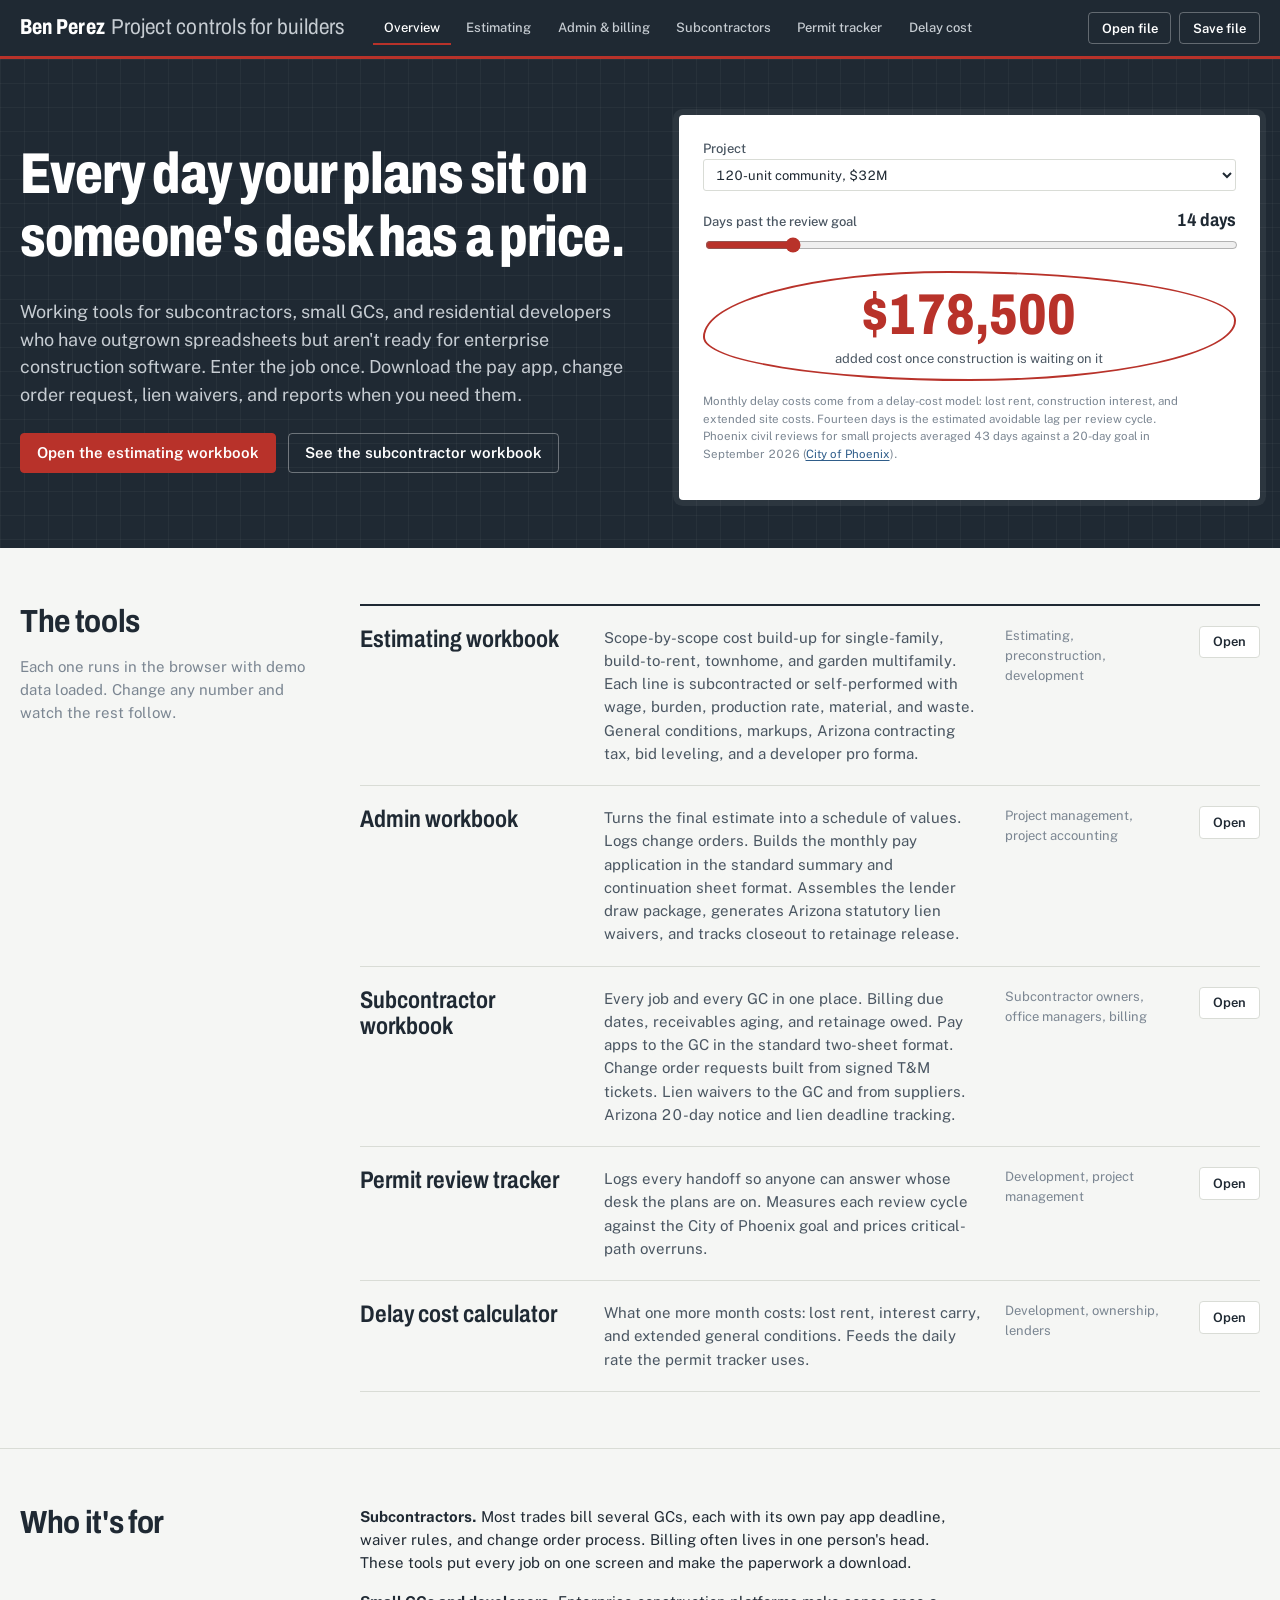
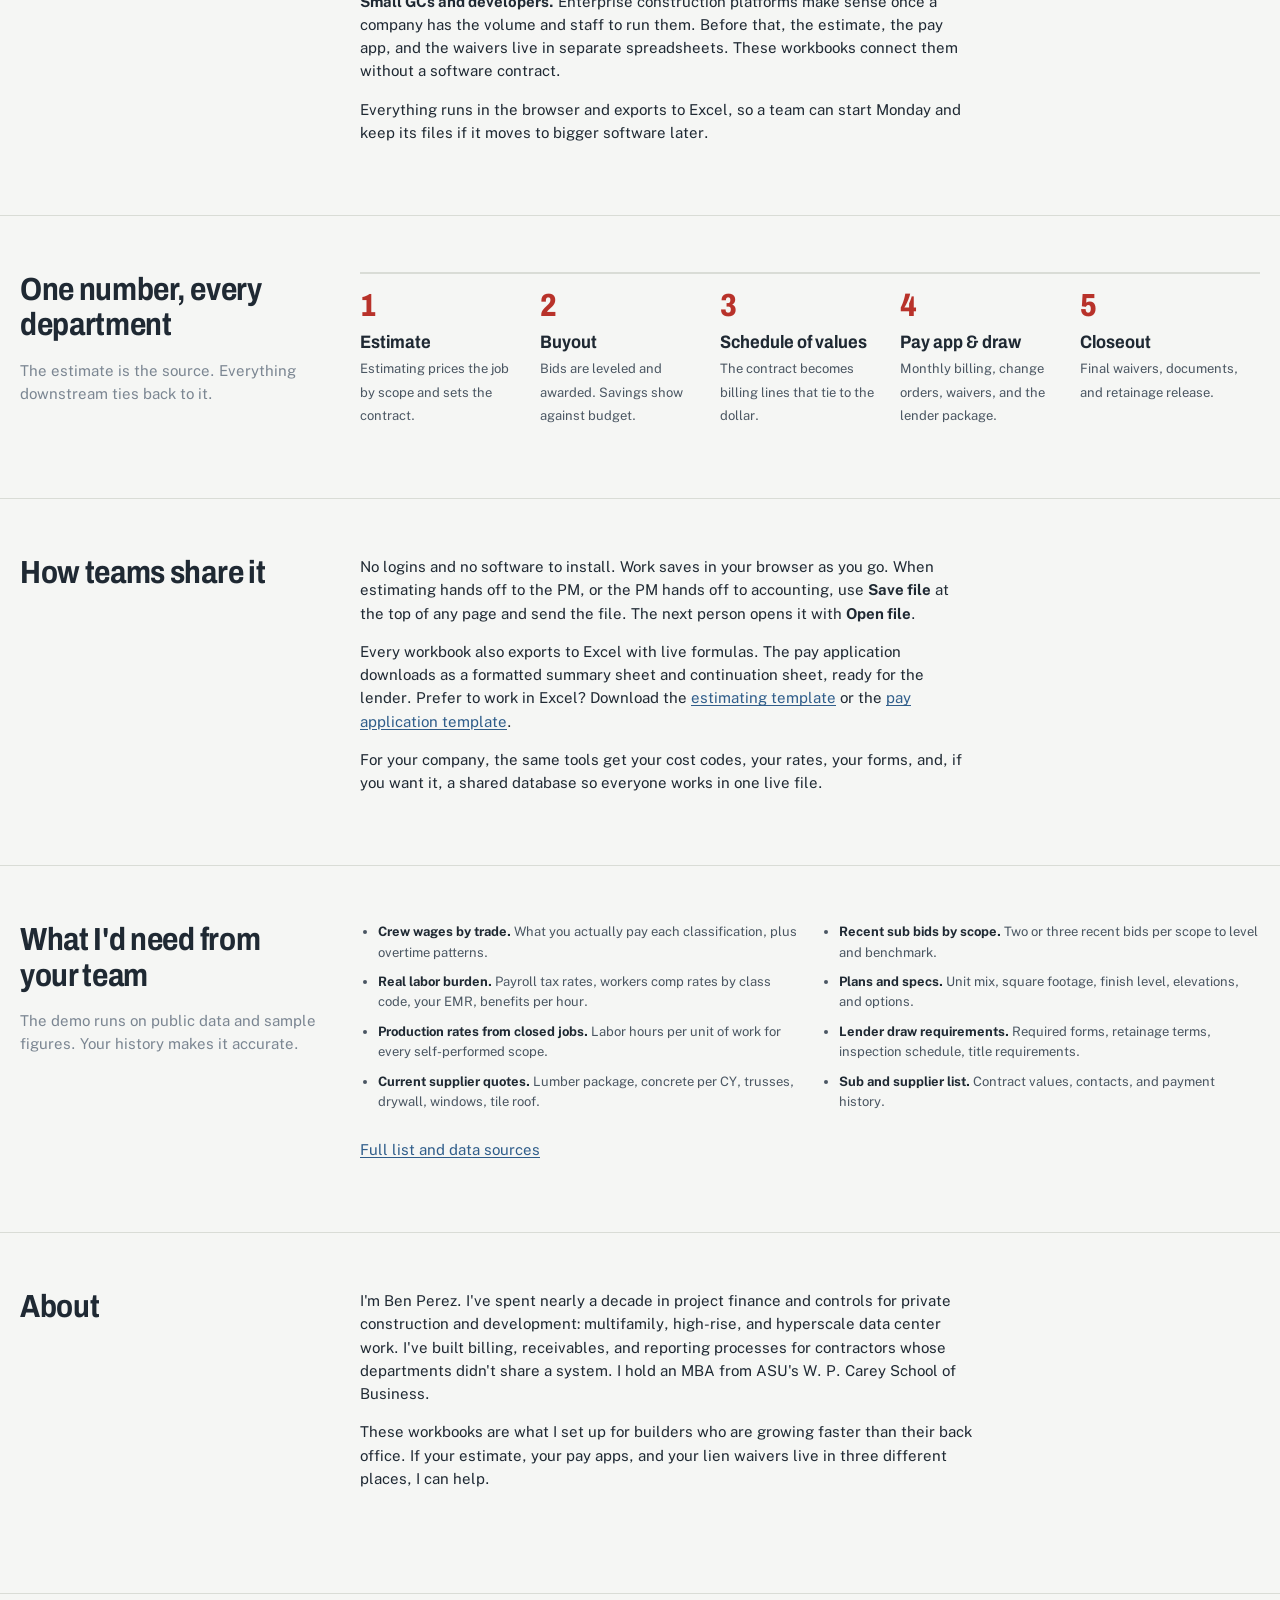
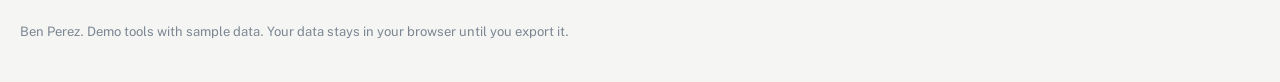
<file: index.html>
<!DOCTYPE html>
<html lang="en">
<head>
  <meta charset="utf-8">
  <meta name="viewport" content="width=device-width, initial-scale=1">
  <title>Project controls workbooks for builders</title>
  <meta name="description" content="Estimating, billing, lien waiver, permit tracking, and delay cost tools for small general contractors and residential developers.">
  <link rel="icon" href="data:image/svg+xml,%3Csvg xmlns=%27http://www.w3.org/2000/svg%27 viewBox=%270 0 32 32%27%3E%3Crect x=%273%27 y=%273%27 width=%2726%27 height=%2726%27 rx=%274%27 fill=%27%231f2933%27/%3E%3Crect x=%277%27 y=%2711%27 width=%2718%27 height=%2710%27 rx=%272%27 fill=%27none%27 stroke=%27%23b8322a%27 stroke-width=%272.5%27/%3E%3C/svg%3E">
  <link rel="preconnect" href="https://fonts.googleapis.com">
  <link rel="preconnect" href="https://fonts.gstatic.com" crossorigin>
  <link href="https://fonts.googleapis.com/css2?family=Archivo:wdth,wght@62..125,400..800&family=Public+Sans:wght@400;500;600;700&display=swap" rel="stylesheet">
  <link rel="stylesheet" href="assets/css/style.css">
</head>
<body data-page="index.html">
  <header data-header></header>

  <section class="hero">
    <div class="wrap">
      <div>
        <h1>Every day your plans sit on someone's desk has a price.</h1>
        <p>Working tools for subcontractors, small GCs, and residential developers who have outgrown spreadsheets but aren't ready for enterprise construction software. Enter the job once. Download the pay app, change order request, lien waivers, and reports when you need them.</p>
        <div class="cta">
          <a class="btn btn-red" href="estimate.html">Open the estimating workbook</a>
          <a class="btn btn-outline" href="sub.html">See the subcontractor workbook</a>
        </div>
      </div>

      <div class="meter" aria-live="polite">
        <label for="m-size">Project</label>
        <select id="m-size">
          <option value="141900">40-unit build-to-rent, $12M</option>
          <option value="382500" selected>120-unit community, $32M</option>
          <option value="693600">220-unit community, $58M</option>
          <option value="1217427">360-unit community, $96.5M</option>
        </select>
        <div style="margin-top:1rem">
          <div class="row"><label for="m-days">Days past the review goal</label><strong id="m-days-out">14 days</strong></div>
          <input id="m-days" type="range" min="0" max="90" value="14">
        </div>
        <div class="redline-box">
          <div class="big" id="m-cost">$178,500</div>
          <div class="big-label">added cost once construction is waiting on it</div>
        </div>
        <p class="src">Monthly delay costs come from a delay-cost model: lost rent, construction interest, and extended site costs. Fourteen days is the estimated avoidable lag per review cycle. Phoenix civil reviews for small projects averaged 43 days against a 20-day goal in September 2026 (<a href="https://www.phoenix.gov/content/dam/phoenix/pddsite/documents/about-us/turnaround-times-report.pdf.pdf" target="_blank" rel="noopener">City of Phoenix</a>).</p>
      </div>
    </div>
  </section>

  <main>
    <section class="section">
      <div class="wrap section-head">
        <div>
          <h2>The tools</h2>
          <p class="muted" style="font-size:var(--step-0)">Each one runs in the browser with demo data loaded. Change any number and watch the rest follow.</p>
        </div>
        <div class="tool-list">
          <div class="tool-row">
            <h3>Estimating workbook</h3>
            <p>Scope-by-scope cost build-up for single-family, build-to-rent, townhome, and garden multifamily. Each line is subcontracted or self-performed with wage, burden, production rate, material, and waste. General conditions, markups, Arizona contracting tax, bid leveling, and a developer pro forma.</p>
            <span class="who">Estimating, preconstruction, development</span>
            <a class="btn" href="estimate.html">Open</a>
          </div>
          <div class="tool-row">
            <h3>Admin workbook</h3>
            <p>Turns the final estimate into a schedule of values. Logs change orders. Builds the monthly pay application in the standard summary and continuation sheet format. Assembles the lender draw package, generates Arizona statutory lien waivers, and tracks closeout to retainage release.</p>
            <span class="who">Project management, project accounting</span>
            <a class="btn" href="admin.html">Open</a>
          </div>
          <div class="tool-row">
            <h3>Subcontractor workbook</h3>
            <p>Every job and every GC in one place. Billing due dates, receivables aging, and retainage owed. Pay apps to the GC in the standard two-sheet format. Change order requests built from signed T&M tickets. Lien waivers to the GC and from suppliers. Arizona 20-day notice and lien deadline tracking.</p>
            <span class="who">Subcontractor owners, office managers, billing</span>
            <a class="btn" href="sub.html">Open</a>
          </div>
          <div class="tool-row">
            <h3>Permit review tracker</h3>
            <p>Logs every handoff so anyone can answer whose desk the plans are on. Measures each review cycle against the City of Phoenix goal and prices critical-path overruns.</p>
            <span class="who">Development, project management</span>
            <a class="btn" href="permits.html">Open</a>
          </div>
          <div class="tool-row">
            <h3>Delay cost calculator</h3>
            <p>What one more month costs: lost rent, interest carry, and extended general conditions. Feeds the daily rate the permit tracker uses.</p>
            <span class="who">Development, ownership, lenders</span>
            <a class="btn" href="delay.html">Open</a>
          </div>
        </div>
      </div>
    </section>

    <section class="section">
      <div class="wrap section-head">
        <div>
          <h2>Who it's for</h2>
        </div>
        <div>
          <p><strong>Subcontractors.</strong> Most trades bill several GCs, each with its own pay app deadline, waiver rules, and change order process. Billing often lives in one person's head. These tools put every job on one screen and make the paperwork a download.</p>
          <p><strong>Small GCs and developers.</strong> Enterprise construction platforms make sense once a company has the volume and staff to run them. Before that, the estimate, the pay app, and the waivers live in separate spreadsheets. These workbooks connect them without a software contract.</p>
          <p>Everything runs in the browser and exports to Excel, so a team can start Monday and keep its files if it moves to bigger software later.</p>
        </div>
      </div>
    </section>

    <section class="section">
      <div class="wrap section-head">
        <div>
          <h2>One number, every department</h2>
          <p class="muted" style="font-size:var(--step-0)">The estimate is the source. Everything downstream ties back to it.</p>
        </div>
        <ol class="flow">
          <li><strong>Estimate</strong><span>Estimating prices the job by scope and sets the contract.</span></li>
          <li><strong>Buyout</strong><span>Bids are leveled and awarded. Savings show against budget.</span></li>
          <li><strong>Schedule of values</strong><span>The contract becomes billing lines that tie to the dollar.</span></li>
          <li><strong>Pay app & draw</strong><span>Monthly billing, change orders, waivers, and the lender package.</span></li>
          <li><strong>Closeout</strong><span>Final waivers, documents, and retainage release.</span></li>
        </ol>
      </div>
    </section>

    <section class="section">
      <div class="wrap section-head">
        <div>
          <h2>How teams share it</h2>
        </div>
        <div>
          <p>No logins and no software to install. Work saves in your browser as you go. When estimating hands off to the PM, or the PM hands off to accounting, use <strong>Save file</strong> at the top of any page and send the file. The next person opens it with <strong>Open file</strong>.</p>
          <p>Every workbook also exports to Excel with live formulas. The pay application downloads as a formatted summary sheet and continuation sheet, ready for the lender. Prefer to work in Excel? Download the <a href="templates/estimating-workbook-template.xlsx" download>estimating template</a> or the <a href="templates/pay-application-template.xlsx" download>pay application template</a>.</p>
          <p>For your company, the same tools get your cost codes, your rates, your forms, and, if you want it, a shared database so everyone works in one live file.</p>
        </div>
      </div>
    </section>

    <section class="section">
      <div class="wrap section-head">
        <div>
          <h2>What I'd need from your team</h2>
          <p class="muted" style="font-size:var(--step-0)">The demo runs on public data and sample figures. Your history makes it accurate.</p>
        </div>
        <div>
          <ul class="need-list" id="need-list"></ul>
          <p style="margin-top:1rem"><a href="estimate.html#t-data">Full list and data sources</a></p>
        </div>
      </div>
    </section>

    <section class="section">
      <div class="wrap section-head">
        <div>
          <h2>About</h2>
        </div>
        <div>
          <p id="about-text">I'm Ben Perez. I've spent nearly a decade in project finance and controls for private construction and development: multifamily, high-rise, and hyperscale data center work. I've built billing, receivables, and reporting processes for contractors whose departments didn't share a system. I hold an MBA from ASU's W. P. Carey School of Business.</p>
          <p>These workbooks are what I set up for builders who are growing faster than their back office. If your estimate, your pay apps, and your lien waivers live in three different places, I can help.</p>
          <p id="contact-line"></p>
        </div>
      </div>
    </section>
  </main>

  <footer data-footer></footer>
  <script src="assets/js/common.js"></script>
  <script src="assets/js/templates-data.js"></script>
  <script src="assets/js/data-defaults.js"></script>
  <script>
    (function () {
      const size = document.getElementById("m-size");
      const days = document.getElementById("m-days");
      const out = document.getElementById("m-days-out");
      const cost = document.getElementById("m-cost");
      function update() {
        const d = +days.value;
        out.textContent = d + (d === 1 ? " day" : " days");
        cost.textContent = GCW.fmt.money((+size.value / 30) * d);
      }
      size.addEventListener("input", update);
      days.addEventListener("input", update);
      update();
      const need = GCW_DATA.CLIENT_DATA_NEEDED.estimating.slice(0, 6).concat(GCW_DATA.CLIENT_DATA_NEEDED.admin.slice(0, 2));
      document.getElementById("need-list").innerHTML = need.map(([t, d]) => `<li><strong>${GCW.esc(t)}.</strong> ${GCW.esc(d)}</li>`).join("");
      const c = GCW.CONFIG;
      const bits = [];
      if (c.contactEmail) bits.push(`<a href="mailto:${GCW.esc(c.contactEmail)}">${GCW.esc(c.contactEmail)}</a>`);
      if (c.contactLinkedIn) bits.push(`<a href="${GCW.esc(c.contactLinkedIn)}">LinkedIn</a>`);
      document.getElementById("contact-line").innerHTML = bits.length ? `Get in touch: ${bits.join(" or ")}` : "";
    })();
  </script>
</body>
</html>
</file>
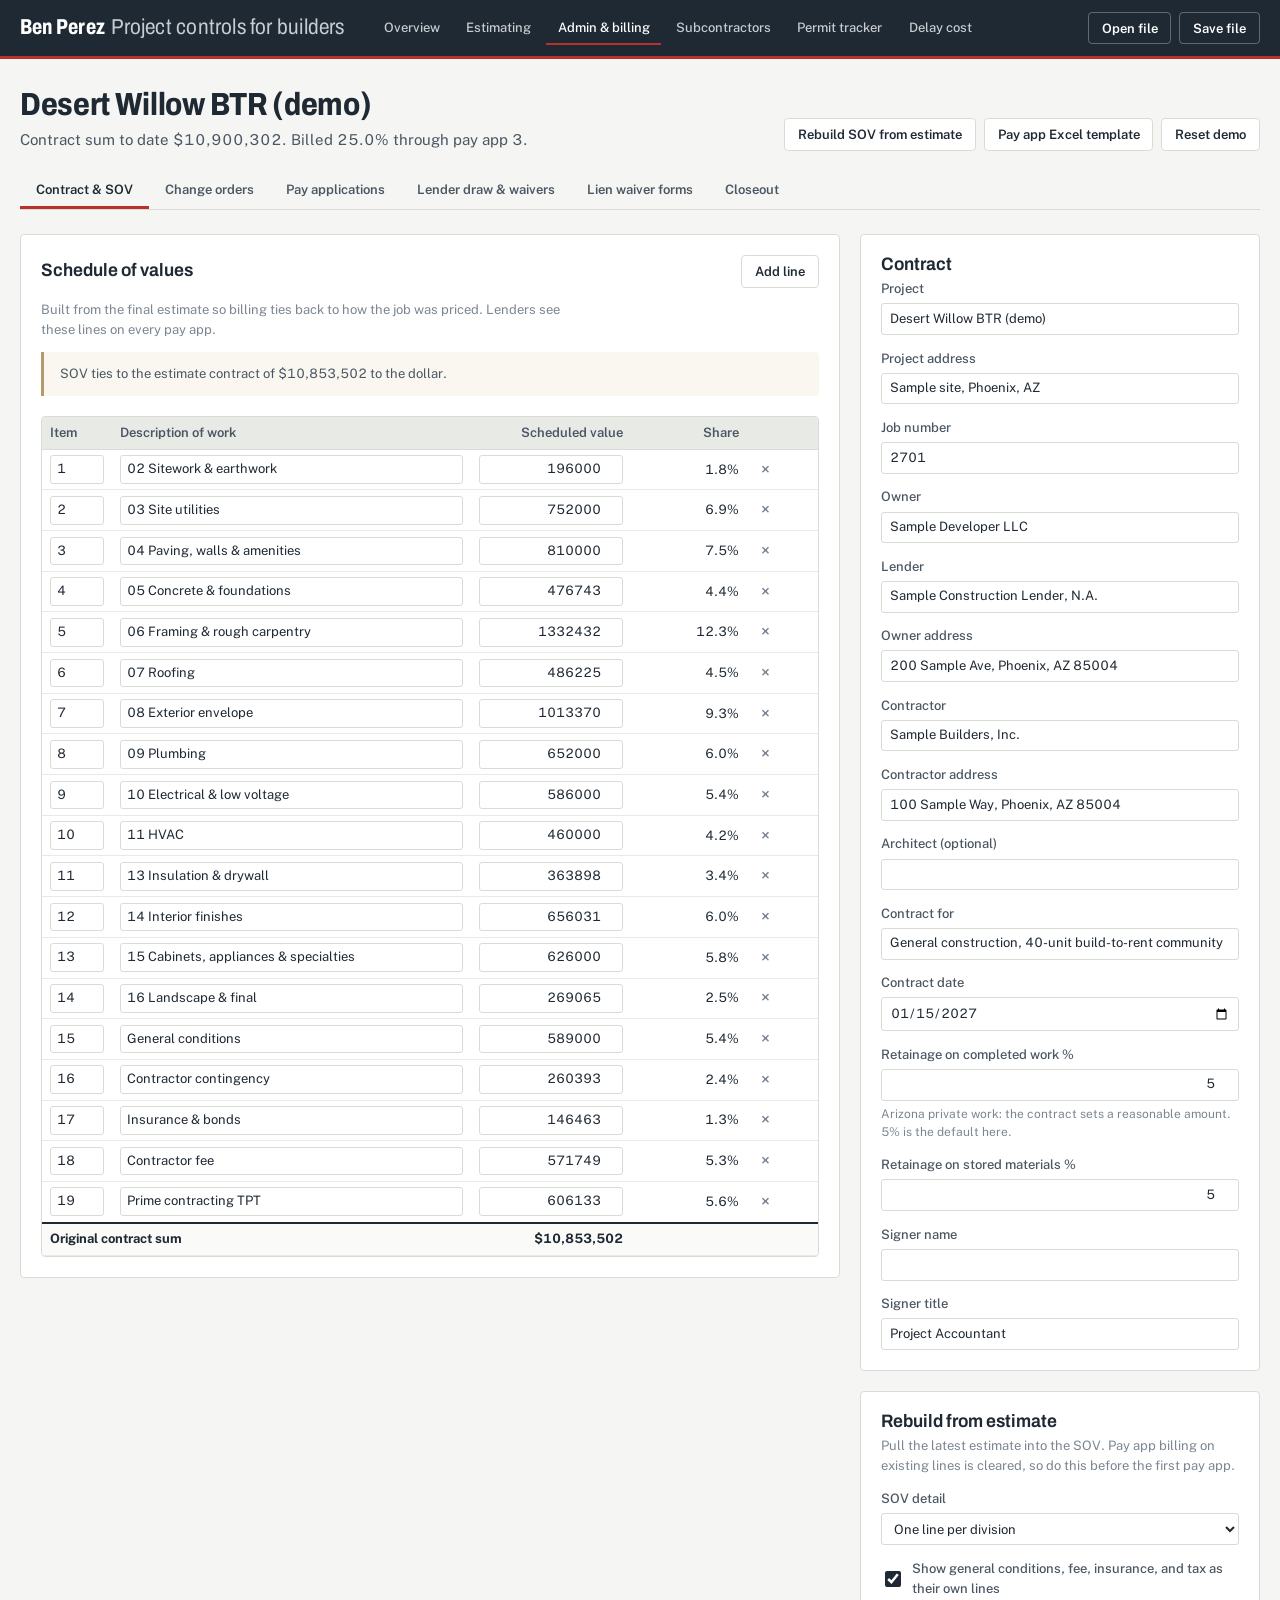
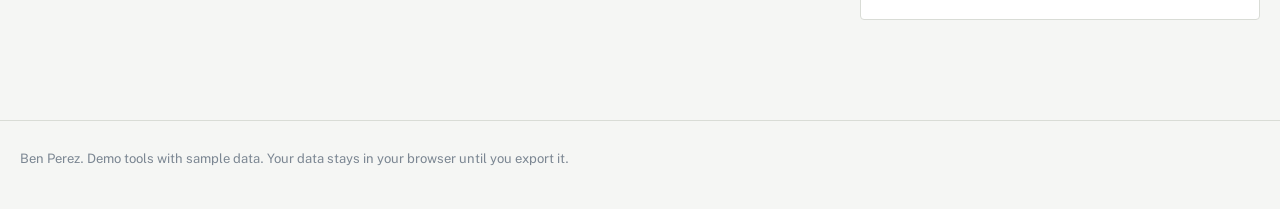
<file: admin.html>
<!DOCTYPE html>
<html lang="en">
<head>
  <meta charset="utf-8">
  <meta name="viewport" content="width=device-width, initial-scale=1">
  <title>Admin workbook</title>
  <meta name="description" content="Turn the final estimate into a schedule of values, track change orders, build monthly pay applications and lender draw packages, generate lien waivers, and track closeout.">
  <link rel="icon" href="data:image/svg+xml,%3Csvg xmlns=%27http://www.w3.org/2000/svg%27 viewBox=%270 0 32 32%27%3E%3Crect x=%273%27 y=%273%27 width=%2726%27 height=%2726%27 rx=%274%27 fill=%27%231f2933%27/%3E%3Crect x=%277%27 y=%2711%27 width=%2718%27 height=%2710%27 rx=%272%27 fill=%27none%27 stroke=%27%23b8322a%27 stroke-width=%272.5%27/%3E%3C/svg%3E">
  <link rel="preconnect" href="https://fonts.googleapis.com">
  <link rel="preconnect" href="https://fonts.gstatic.com" crossorigin>
  <link href="https://fonts.googleapis.com/css2?family=Archivo:wdth,wght@62..125,400..800&family=Public+Sans:wght@400;500;600;700&display=swap" rel="stylesheet">
  <link rel="stylesheet" href="assets/css/style.css">
</head>
<body data-page="admin.html">
  <header data-header></header>
  <main class="wrap">
    <div class="workbook-head">
      <div>
        <h1 id="adm-title">Admin workbook</h1>
        <p id="adm-sub">Contract, billing, waivers, and closeout in one place.</p>
      </div>
      <div class="actions no-print">
        <button id="btn-sync">Rebuild SOV from estimate</button>
        <a class="btn" href="templates/pay-application-template.xlsx" download>Pay app Excel template</a>
        <button id="btn-reset">Reset demo</button>
      </div>
    </div>

    <div class="tabs" role="tablist">
      <button role="tab" data-tab="t-contract">Contract & SOV</button>
      <button role="tab" data-tab="t-cos">Change orders</button>
      <button role="tab" data-tab="t-payapp">Pay applications</button>
      <button role="tab" data-tab="t-draw">Lender draw & waivers</button>
      <button role="tab" data-tab="t-waiver">Lien waiver forms</button>
      <button role="tab" data-tab="t-closeout">Closeout</button>
    </div>

    <section id="t-contract" class="panel" role="tabpanel"></section>
    <section id="t-cos" class="panel" role="tabpanel"></section>
    <section id="t-payapp" class="panel" role="tabpanel"></section>
    <section id="t-draw" class="panel" role="tabpanel"></section>
    <section id="t-waiver" class="panel" role="tabpanel"></section>
    <section id="t-closeout" class="panel" role="tabpanel"></section>
  </main>
  <footer data-footer></footer>
  <script src="assets/vendor/xlsx-style.bundle.js"></script>
  <script src="assets/js/common.js"></script>
  <script src="assets/js/templates-data.js"></script>
  <script src="assets/js/xl.js"></script>
  <script src="assets/vendor/exceljs.min.js"></script>
  <script src="assets/js/payapp-xlsx.js"></script>
  <script src="assets/js/data-defaults.js"></script>
  <script src="assets/js/estimate-calc.js"></script>
  <script src="assets/js/waivers.js"></script>
  <script src="assets/js/admin.js"></script>
</body>
</html>
</file>
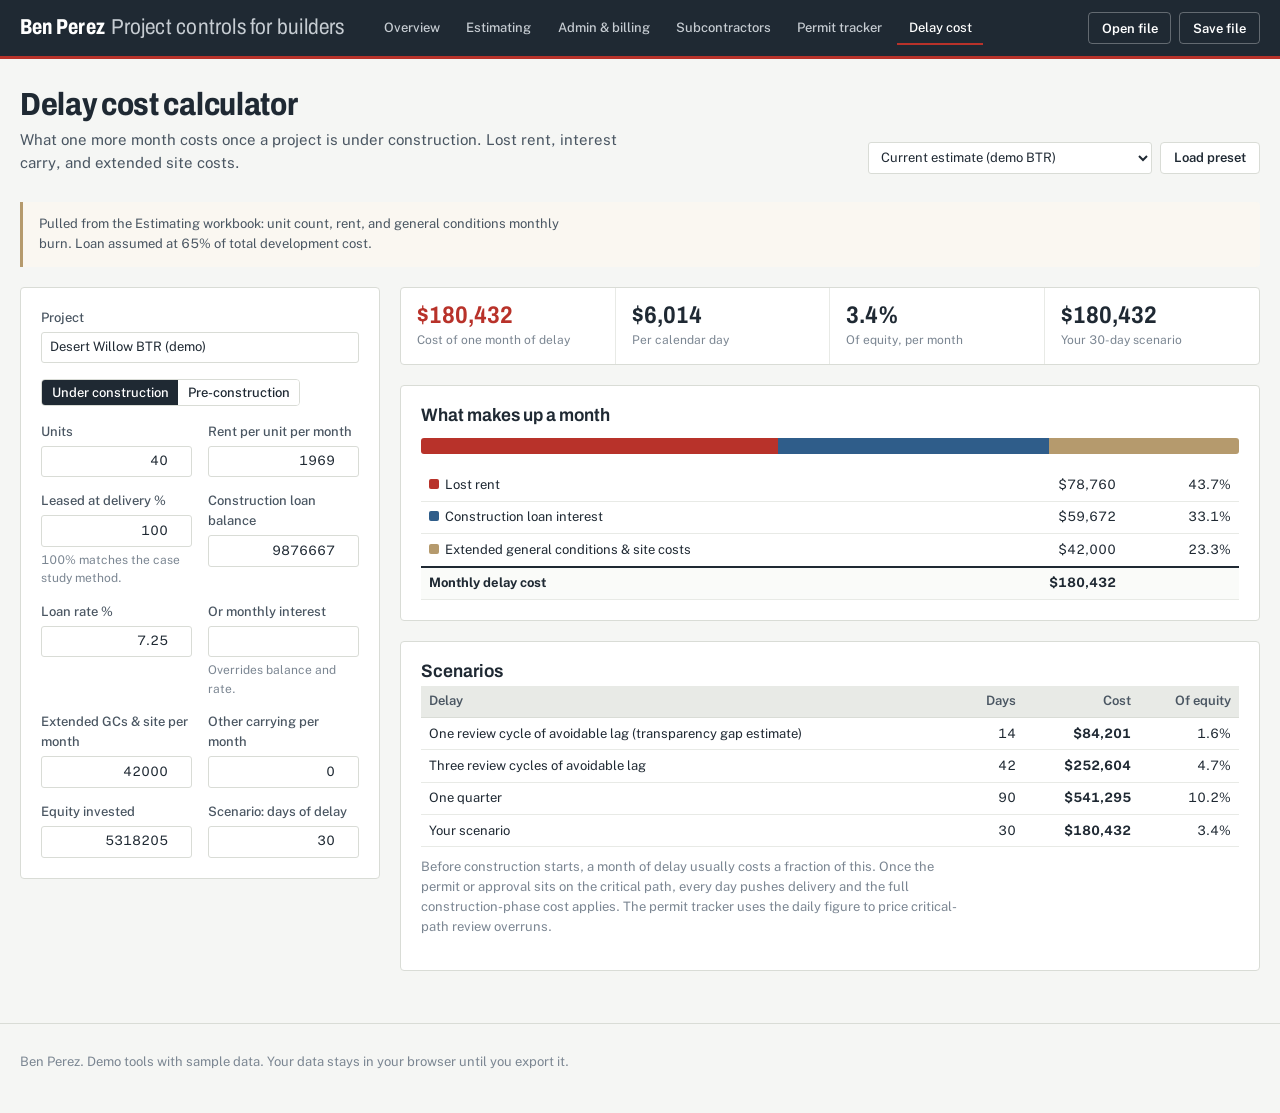
<file: delay.html>
<!DOCTYPE html>
<html lang="en">
<head>
  <meta charset="utf-8">
  <meta name="viewport" content="width=device-width, initial-scale=1">
  <title>Delay cost calculator</title>
  <meta name="description" content="What one month of schedule delay costs a residential project: lost rent, interest carry, and extended site costs.">
  <link rel="icon" href="data:image/svg+xml,%3Csvg xmlns=%27http://www.w3.org/2000/svg%27 viewBox=%270 0 32 32%27%3E%3Crect x=%273%27 y=%273%27 width=%2726%27 height=%2726%27 rx=%274%27 fill=%27%231f2933%27/%3E%3Crect x=%277%27 y=%2711%27 width=%2718%27 height=%2710%27 rx=%272%27 fill=%27none%27 stroke=%27%23b8322a%27 stroke-width=%272.5%27/%3E%3C/svg%3E">
  <link rel="preconnect" href="https://fonts.googleapis.com">
  <link rel="preconnect" href="https://fonts.gstatic.com" crossorigin>
  <link href="https://fonts.googleapis.com/css2?family=Archivo:wdth,wght@62..125,400..800&family=Public+Sans:wght@400;500;600;700&display=swap" rel="stylesheet">
  <link rel="stylesheet" href="assets/css/style.css">
</head>
<body data-page="delay.html">
  <header data-header></header>
  <main class="wrap">
    <div class="workbook-head">
      <div>
        <h1>Delay cost calculator</h1>
        <p>What one more month costs once a project is under construction. Lost rent, interest carry, and extended site costs.</p>
      </div>
      <div class="actions no-print">
        <select id="preset" aria-label="Load a preset"></select>
        <button id="btn-preset">Load preset</button>
      </div>
    </div>
    <div id="app" style="padding-top:1rem"></div>
  </main>
  <footer data-footer></footer>
  <script src="assets/js/common.js"></script>
  <script src="assets/js/data-defaults.js"></script>
  <script src="assets/js/estimate-calc.js"></script>
  <script src="assets/js/delay.js"></script>
</body>
</html>
</file>
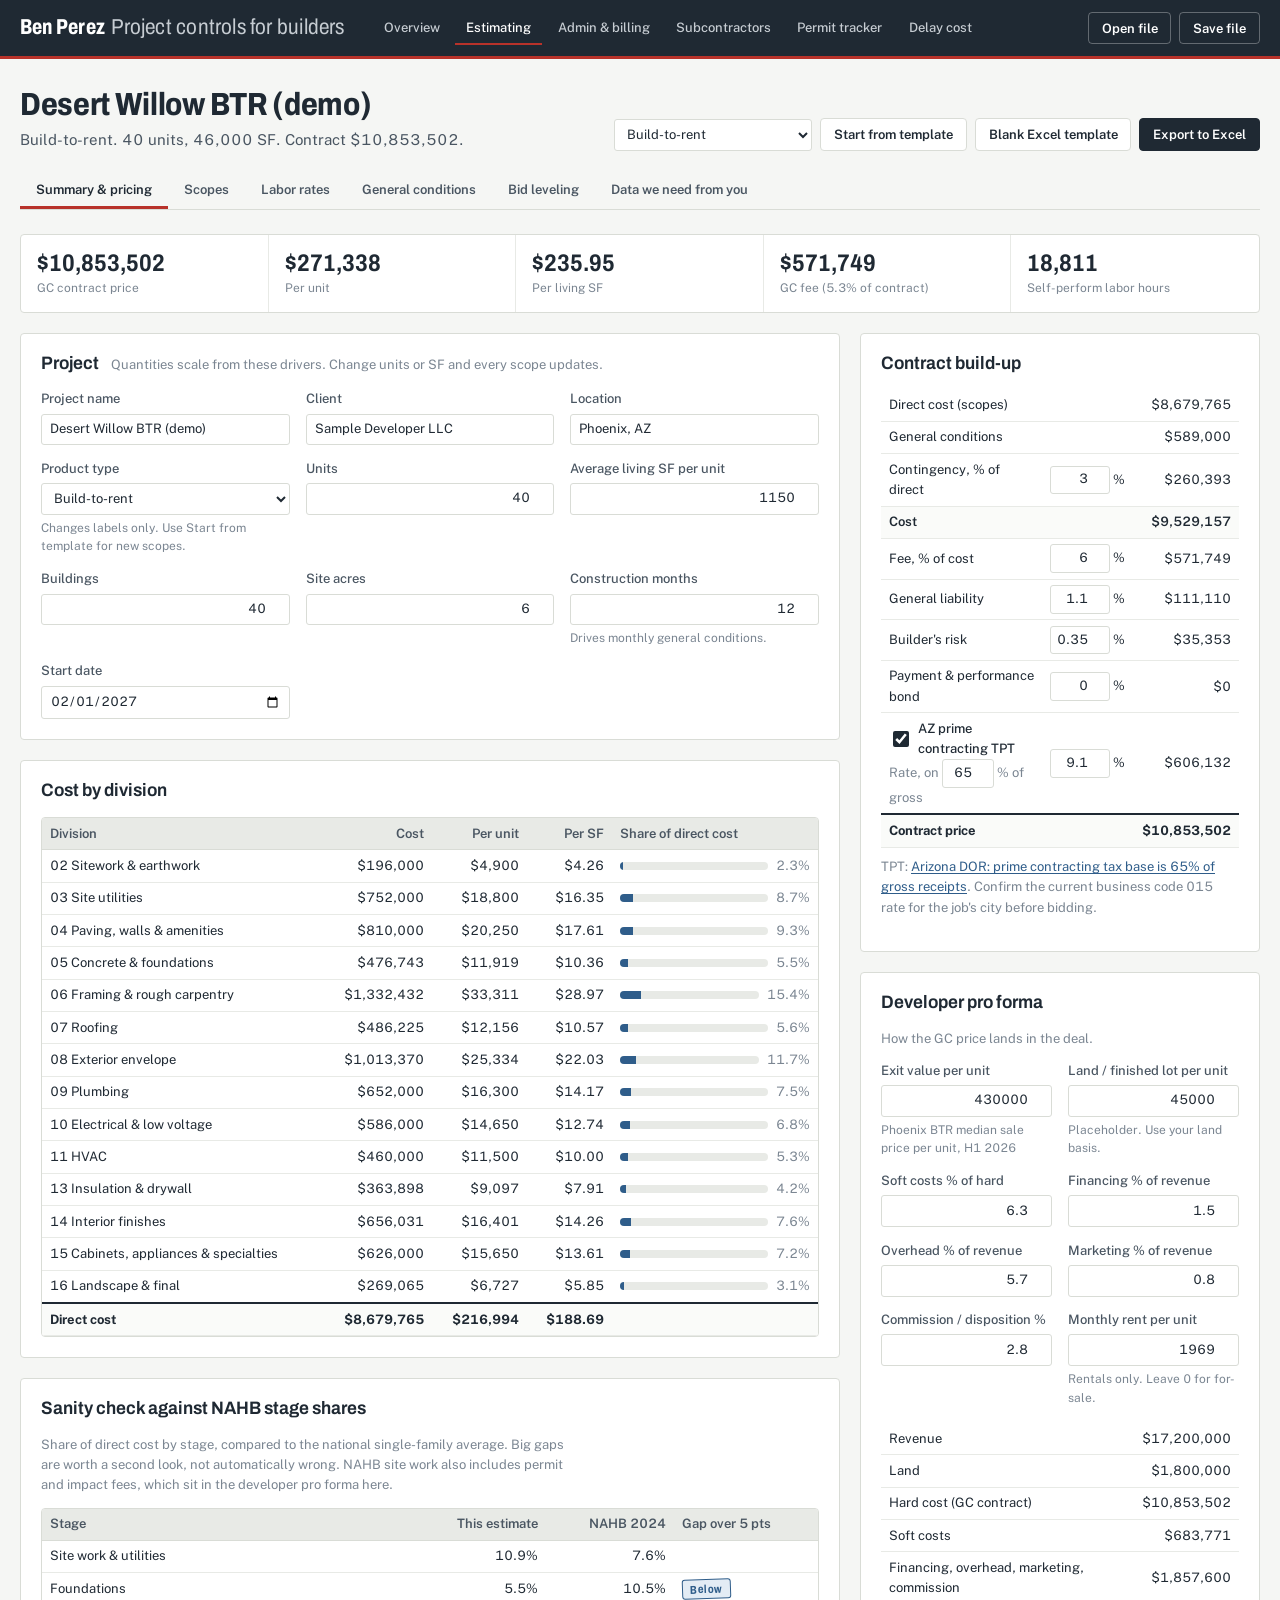
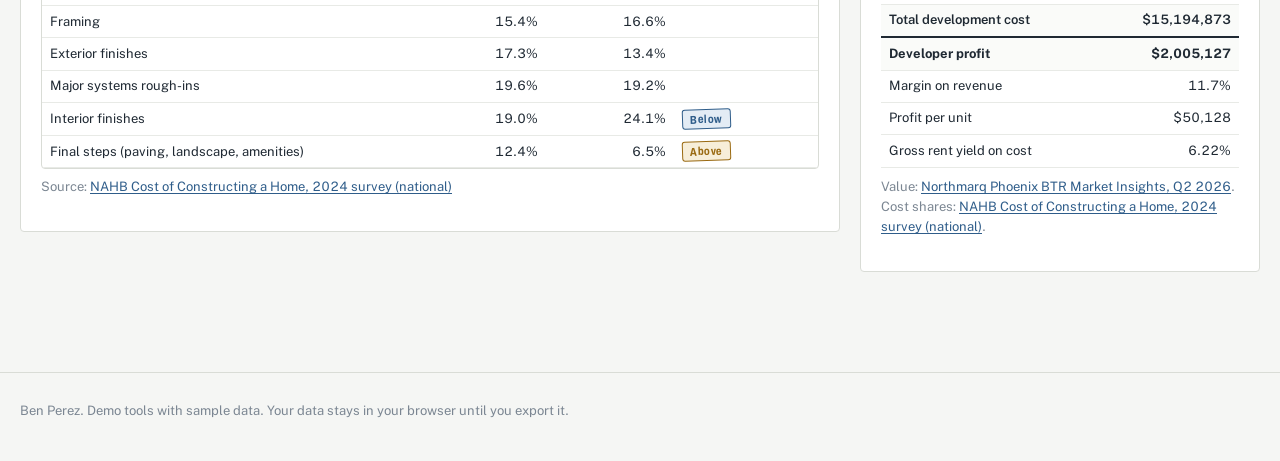
<file: estimate.html>
<!DOCTYPE html>
<html lang="en">
<head>
  <meta charset="utf-8">
  <meta name="viewport" content="width=device-width, initial-scale=1">
  <title>Estimating workbook</title>
  <meta name="description" content="Build a residential GC estimate scope by scope: labor, material, equipment, subcontracts, general conditions, markups, and developer pro forma.">
  <link rel="icon" href="data:image/svg+xml,%3Csvg xmlns=%27http://www.w3.org/2000/svg%27 viewBox=%270 0 32 32%27%3E%3Crect x=%273%27 y=%273%27 width=%2726%27 height=%2726%27 rx=%274%27 fill=%27%231f2933%27/%3E%3Crect x=%277%27 y=%2711%27 width=%2718%27 height=%2710%27 rx=%272%27 fill=%27none%27 stroke=%27%23b8322a%27 stroke-width=%272.5%27/%3E%3C/svg%3E">
  <link rel="preconnect" href="https://fonts.googleapis.com">
  <link rel="preconnect" href="https://fonts.gstatic.com" crossorigin>
  <link href="https://fonts.googleapis.com/css2?family=Archivo:wdth,wght@62..125,400..800&family=Public+Sans:wght@400;500;600;700&display=swap" rel="stylesheet">
  <link rel="stylesheet" href="assets/css/style.css">
</head>
<body data-page="estimate.html">
  <header data-header></header>
  <main class="wrap">
    <div class="workbook-head">
      <div>
        <h1 id="est-title">Estimating workbook</h1>
        <p id="est-sub">Scope-by-scope cost build-up. Every number is editable.</p>
      </div>
      <div class="actions no-print">
        <select id="tpl-product" aria-label="Product type for a new estimate"></select>
        <button id="btn-new">Start from template</button>
        <a class="btn" href="templates/estimating-workbook-template.xlsx" download>Blank Excel template</a>
        <button id="btn-xlsx" class="btn-primary">Export to Excel</button>
      </div>
    </div>

    <div class="tabs" role="tablist">
      <button role="tab" data-tab="t-summary">Summary & pricing</button>
      <button role="tab" data-tab="t-scopes">Scopes</button>
      <button role="tab" data-tab="t-labor">Labor rates</button>
      <button role="tab" data-tab="t-gc">General conditions</button>
      <button role="tab" data-tab="t-bids">Bid leveling</button>
      <button role="tab" data-tab="t-data">Data we need from you</button>
    </div>

    <section id="t-summary" class="panel" role="tabpanel"></section>
    <section id="t-scopes" class="panel" role="tabpanel"></section>
    <section id="t-labor" class="panel" role="tabpanel"></section>
    <section id="t-gc" class="panel" role="tabpanel"></section>
    <section id="t-bids" class="panel" role="tabpanel"></section>
    <section id="t-data" class="panel" role="tabpanel"></section>
  </main>
  <footer data-footer></footer>
  <script src="assets/vendor/xlsx-style.bundle.js"></script>
  <script src="assets/js/common.js"></script>
  <script src="assets/js/templates-data.js"></script>
  <script src="assets/js/data-defaults.js"></script>
  <script src="assets/js/estimate-calc.js"></script>
  <script src="assets/js/estimate.js"></script>
</body>
</html>
</file>
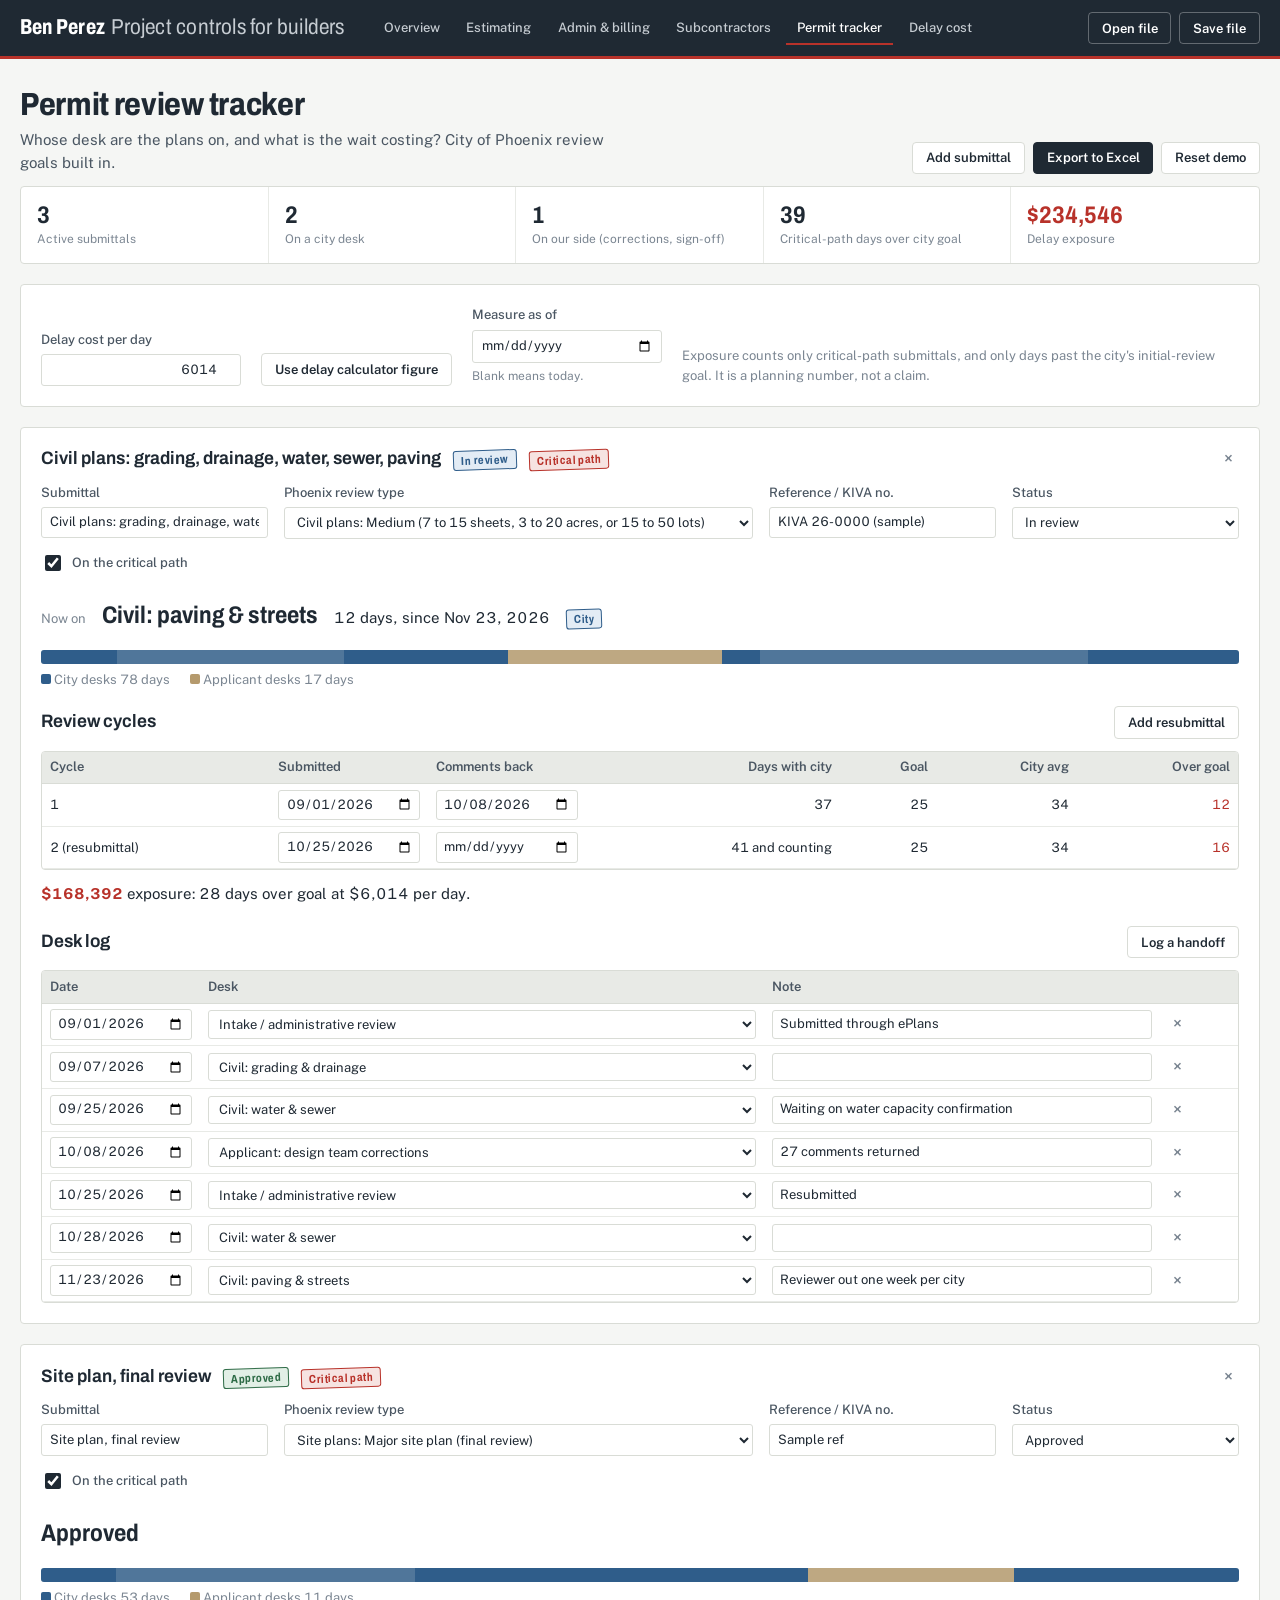
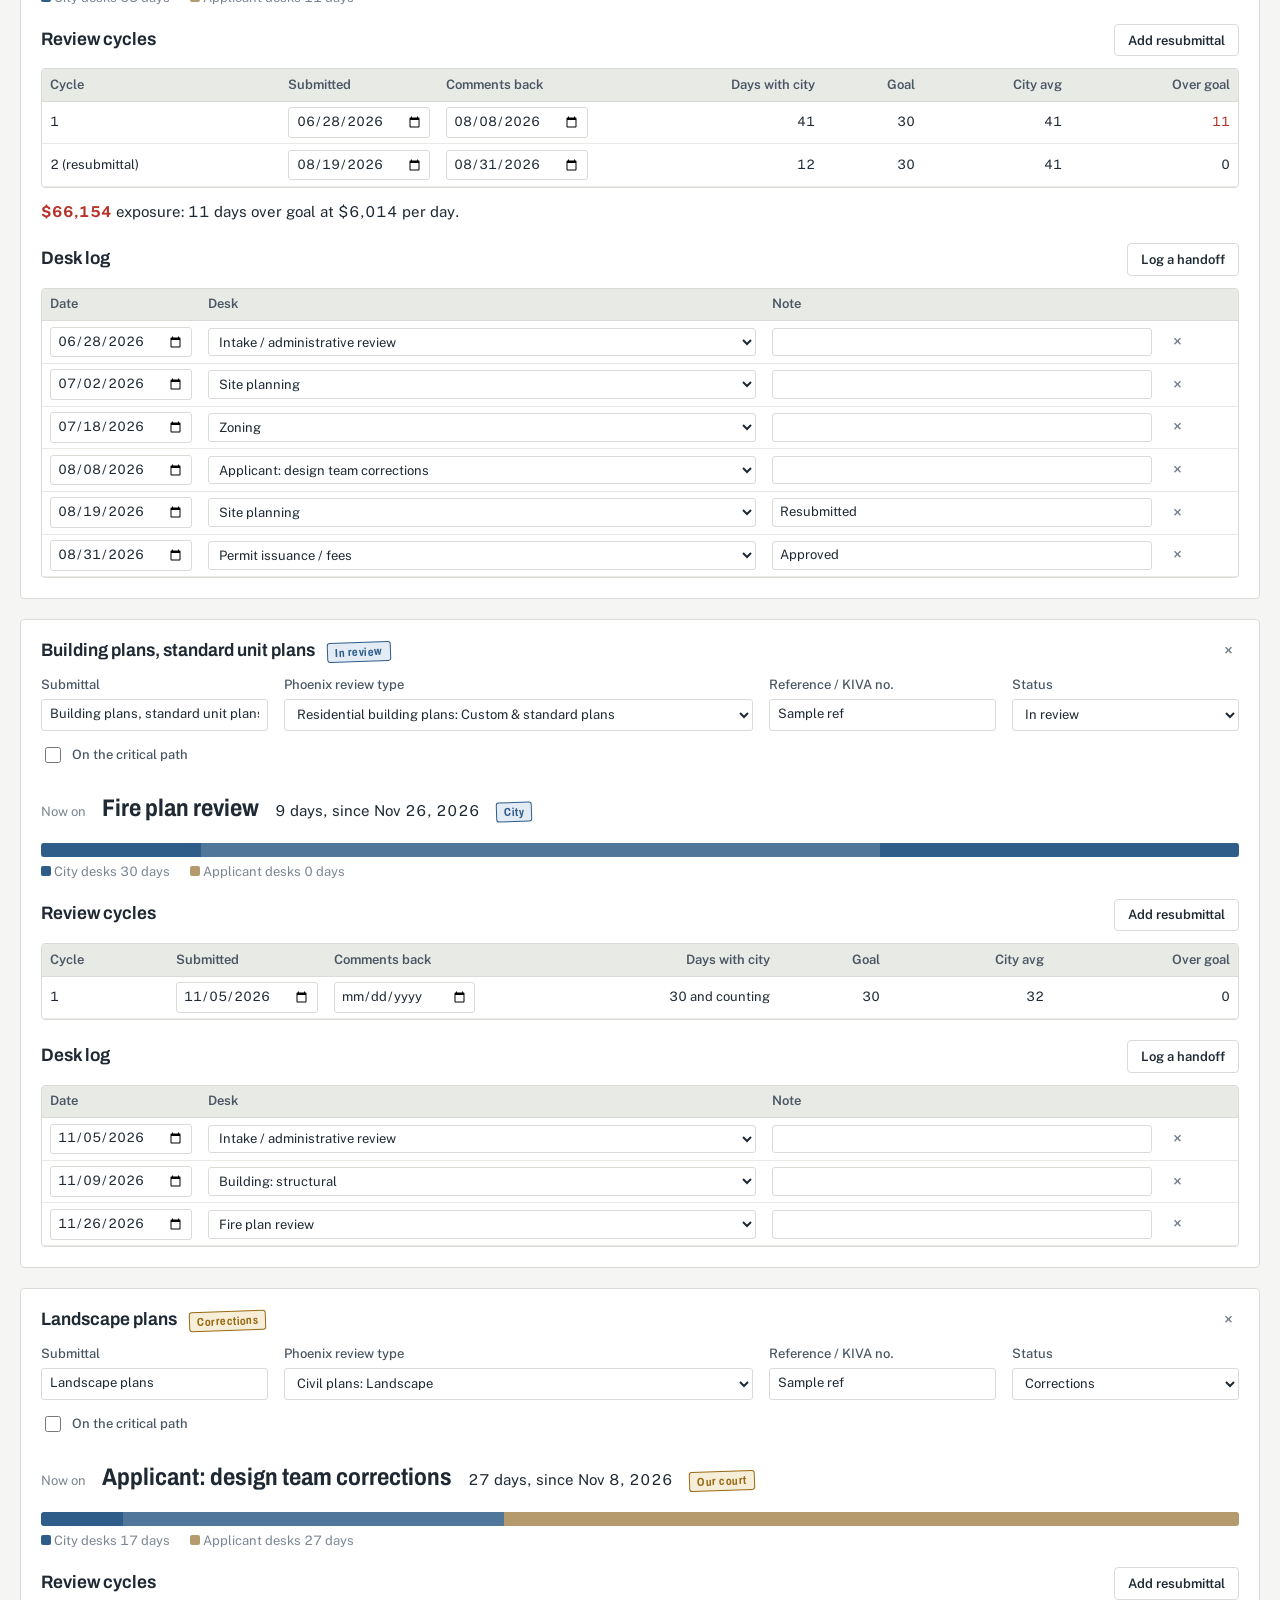
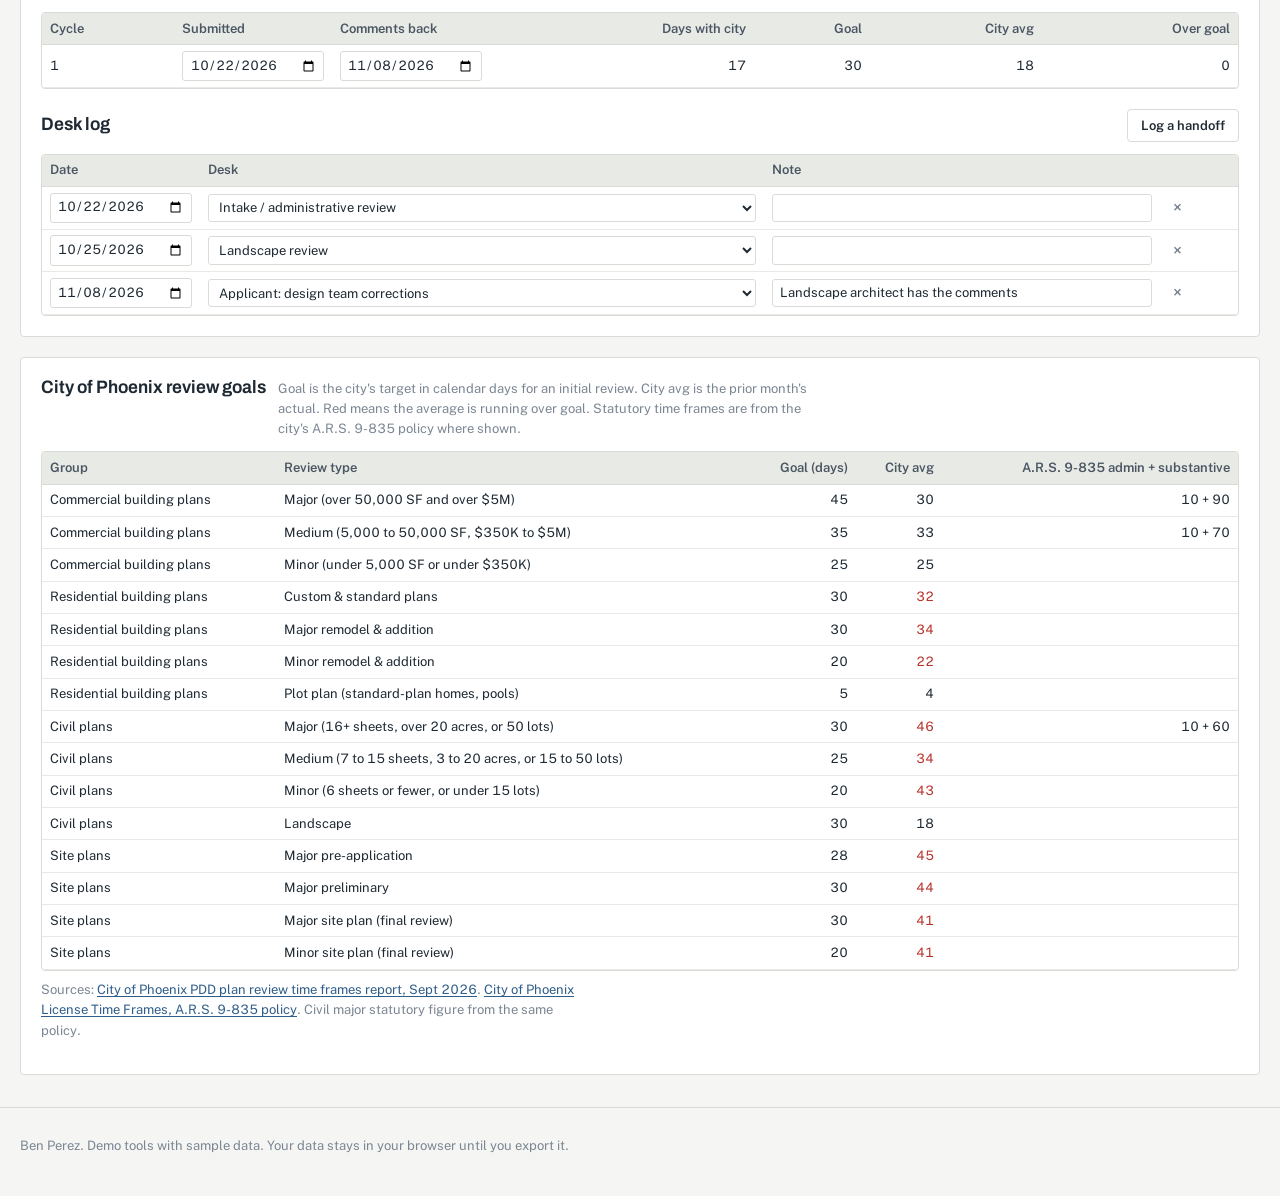
<file: permits.html>
<!DOCTYPE html>
<html lang="en">
<head>
  <meta charset="utf-8">
  <meta name="viewport" content="width=device-width, initial-scale=1">
  <title>Permit review tracker</title>
  <meta name="description" content="Track whose desk your City of Phoenix plans are on, how long each review cycle runs against the city's goal, and what the overrun costs.">
  <link rel="icon" href="data:image/svg+xml,%3Csvg xmlns=%27http://www.w3.org/2000/svg%27 viewBox=%270 0 32 32%27%3E%3Crect x=%273%27 y=%273%27 width=%2726%27 height=%2726%27 rx=%274%27 fill=%27%231f2933%27/%3E%3Crect x=%277%27 y=%2711%27 width=%2718%27 height=%2710%27 rx=%272%27 fill=%27none%27 stroke=%27%23b8322a%27 stroke-width=%272.5%27/%3E%3C/svg%3E">
  <link rel="preconnect" href="https://fonts.googleapis.com">
  <link rel="preconnect" href="https://fonts.gstatic.com" crossorigin>
  <link href="https://fonts.googleapis.com/css2?family=Archivo:wdth,wght@62..125,400..800&family=Public+Sans:wght@400;500;600;700&display=swap" rel="stylesheet">
  <link rel="stylesheet" href="assets/css/style.css">
</head>
<body data-page="permits.html">
  <header data-header></header>
  <main class="wrap">
    <div class="workbook-head">
      <div>
        <h1>Permit review tracker</h1>
        <p>Whose desk are the plans on, and what is the wait costing? City of Phoenix review goals built in.</p>
      </div>
      <div class="actions no-print">
        <button id="btn-add">Add submittal</button>
        <button id="btn-xlsx" class="btn-primary">Export to Excel</button>
        <button id="btn-reset">Reset demo</button>
      </div>
    </div>
    <div id="app"></div>
  </main>
  <footer data-footer></footer>
  <script src="assets/vendor/xlsx-style.bundle.js"></script>
  <script src="assets/js/common.js"></script>
  <script src="assets/js/xl.js"></script>
  <script src="assets/js/data-defaults.js"></script>
  <script src="assets/js/permits.js"></script>
</body>
</html>
</file>
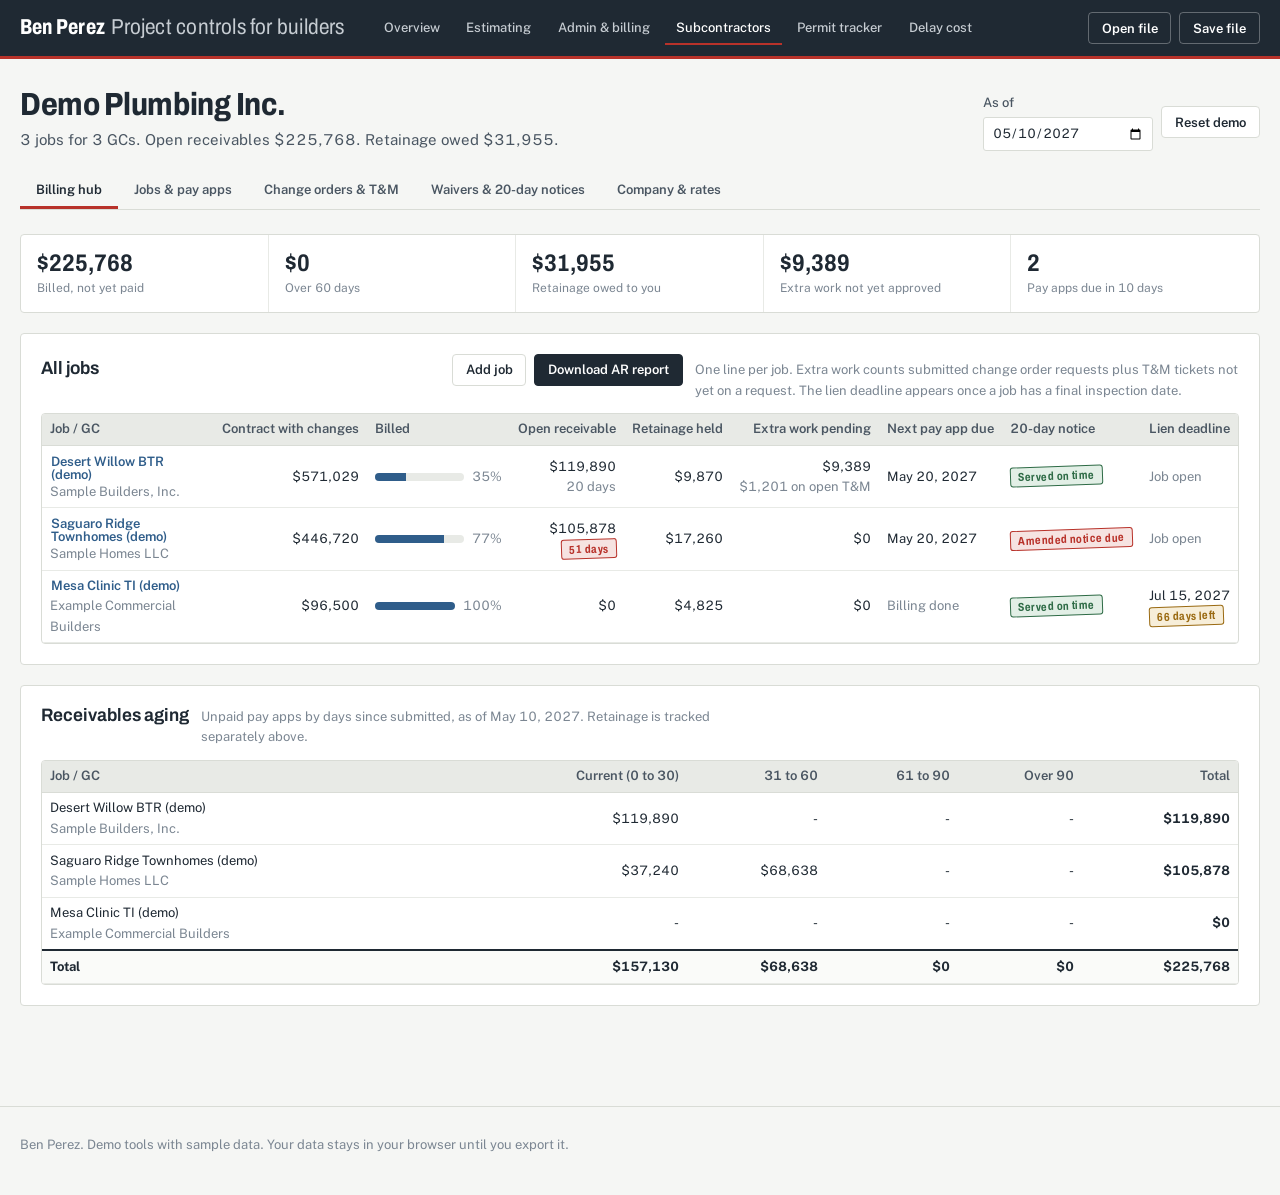
<file: sub.html>
<!DOCTYPE html>
<html lang="en">
<head>
  <meta charset="utf-8">
  <meta name="viewport" content="width=device-width, initial-scale=1">
  <title>Subcontractor workbook</title>
  <meta name="description" content="Billing, change orders, T&M tickets, lien waivers, and Arizona preliminary notices for subcontractors working several jobs for several GCs.">
  <link rel="icon" href="data:image/svg+xml,%3Csvg xmlns=%27http://www.w3.org/2000/svg%27 viewBox=%270 0 32 32%27%3E%3Crect x=%273%27 y=%273%27 width=%2726%27 height=%2726%27 rx=%274%27 fill=%27%231f2933%27/%3E%3Crect x=%277%27 y=%2711%27 width=%2718%27 height=%2710%27 rx=%272%27 fill=%27none%27 stroke=%27%23b8322a%27 stroke-width=%272.5%27/%3E%3C/svg%3E">
  <link rel="preconnect" href="https://fonts.googleapis.com">
  <link rel="preconnect" href="https://fonts.gstatic.com" crossorigin>
  <link href="https://fonts.googleapis.com/css2?family=Archivo:wdth,wght@62..125,400..800&family=Public+Sans:wght@400;500;600;700&display=swap" rel="stylesheet">
  <link rel="stylesheet" href="assets/css/style.css">
</head>
<body data-page="sub.html">
  <header data-header></header>
  <main class="wrap">
    <div class="workbook-head">
      <div>
        <h1 id="sub-title">Subcontractor workbook</h1>
        <p id="sub-sub">Every job, every GC, one place.</p>
      </div>
      <div class="actions no-print">
        <div class="field" style="width:170px"><label for="as-of">As of</label><input id="as-of" type="date" data-key="s:asOf"></div>
        <button id="btn-reset">Reset demo</button>
      </div>
    </div>

    <div class="tabs" role="tablist">
      <button role="tab" data-tab="t-hub">Billing hub</button>
      <button role="tab" data-tab="t-job">Jobs & pay apps</button>
      <button role="tab" data-tab="t-cor">Change orders & T&M</button>
      <button role="tab" data-tab="t-lien">Waivers & 20-day notices</button>
      <button role="tab" data-tab="t-co">Company & rates</button>
    </div>

    <section id="t-hub" class="panel" role="tabpanel"></section>
    <section id="t-job" class="panel" role="tabpanel"></section>
    <section id="t-cor" class="panel" role="tabpanel"></section>
    <section id="t-lien" class="panel" role="tabpanel"></section>
    <section id="t-co" class="panel" role="tabpanel"></section>
  </main>
  <footer data-footer></footer>
  <script src="assets/js/common.js"></script>
  <script src="assets/vendor/exceljs.min.js"></script>
  <script src="assets/js/payapp-xlsx.js"></script>
  <script src="assets/js/waivers.js"></script>
  <script src="assets/js/sub.js"></script>
</body>
</html>
</file>
<file: assets/css/style.css>
/* GC Workbooks — plan-review vernacular: redline red, concrete paper, slate ink */
:root {
  --ink: #1f2933;
  --ink-2: #4a5662;
  --ink-3: #7b8692;
  --paper: #f5f6f4;
  --sheet: #ffffff;
  --concrete: #d9dcd6;
  --concrete-2: #e8eae6;
  --redline: #b8322a;
  --redline-tint: #f6e3e1;
  --survey: #2f5d8a;
  --survey-tint: #e3ecf5;
  --caliche: #b59a6d;
  --ok: #2e6b46;
  --ok-tint: #e2efe6;
  --warn: #9a6a12;
  --warn-tint: #f7eed9;
  --display: "Archivo", "Arial Narrow", "Helvetica Neue", Arial, sans-serif;
  --body: "Public Sans", "Helvetica Neue", Arial, sans-serif;
  --radius: 4px;
  --step--1: 0.8125rem;
  --step-0: 0.9375rem;
  --step-1: 1.125rem;
  --step-2: 1.5rem;
  --step-3: 2rem;
  --step-4: 3rem;
}

* { box-sizing: border-box; }
html { -webkit-text-size-adjust: 100%; }
body {
  margin: 0;
  background: var(--paper);
  color: var(--ink);
  font: 400 var(--step-0)/1.55 var(--body);
  font-variant-numeric: tabular-nums;
}
a { color: var(--survey); text-underline-offset: 2px; }
a:hover { color: var(--ink); }
:focus-visible { outline: 2px solid var(--survey); outline-offset: 2px; }
h1, h2, h3 {
  font-family: var(--display);
  font-stretch: 85%;
  line-height: 1.1;
  margin: 0 0 0.5em;
  letter-spacing: -0.01em;
}
h1 { font-size: var(--step-4); font-weight: 750; }
h2 { font-size: var(--step-3); font-weight: 700; }
h3 { font-size: var(--step-1); font-weight: 650; font-stretch: 95%; letter-spacing: 0; }
p { margin: 0 0 1em; max-width: 68ch; }
small, .muted { color: var(--ink-3); }
.muted { font-size: var(--step--1); }

/* ---------- header ---------- */
.site-header {
  background: var(--ink);
  color: #fff;
  border-bottom: 3px solid var(--redline);
}
.site-header .wrap { display: flex; align-items: center; gap: 1.25rem 1.75rem; min-height: 56px; flex-wrap: wrap; }
.brand {
  font-family: var(--display);
  font-stretch: 75%;
  font-weight: 750;
  font-size: 1.35rem;
  color: #fff;
  text-decoration: none;
  letter-spacing: 0.01em;
}
.brand span { font-weight: 400; color: #c6ccd2; margin-left: 0.4rem; font-stretch: 85%; }
.site-nav { display: flex; gap: 0.25rem; flex-wrap: wrap; }
.site-nav a {
  color: #c6ccd2;
  text-decoration: none;
  padding: 0.45rem 0.7rem;
  border-radius: var(--radius);
  font-weight: 500;
  font-size: var(--step--1);
}
.site-nav a:hover { color: #fff; background: rgba(255,255,255,0.08); }
.site-nav a[aria-current="page"] { color: #fff; box-shadow: inset 0 -2px 0 var(--redline); border-radius: 0; }
.header-tools { margin-left: auto; display: flex; gap: 0.5rem; }

.wrap { max-width: 1280px; margin: 0 auto; padding: 0 1.25rem; }
.wrap.narrow { max-width: 980px; }

/* ---------- buttons & inputs ---------- */
button, .btn {
  font: 600 var(--step--1)/1 var(--body);
  border: 1px solid var(--concrete);
  background: var(--sheet);
  color: var(--ink);
  padding: 0.55rem 0.8rem;
  border-radius: var(--radius);
  cursor: pointer;
  text-decoration: none;
  display: inline-flex;
  align-items: center;
  gap: 0.35rem;
  white-space: nowrap;
}
button:hover, .btn:hover { border-color: var(--ink-3); }
.btn-primary, button.btn-primary { background: var(--ink); color: #fff; border-color: var(--ink); }
.btn-primary:hover { background: #33404c; color: #fff; }
.btn-red { background: var(--redline); border-color: var(--redline); color: #fff; }
.btn-red:hover { background: #9b2922; color: #fff; }
.btn-ghost { background: transparent; border-color: transparent; color: var(--survey); padding-left: 0.4rem; padding-right: 0.4rem; }
.btn-ghost:hover { border-color: transparent; text-decoration: underline; }
.site-header .btn { background: transparent; color: #fff; border-color: rgba(255,255,255,0.3); }
.site-header .btn:hover { border-color: #fff; }
.btn-x { border: none; background: none; color: var(--ink-3); padding: 0.2rem 0.35rem; font-size: 1rem; }
.btn-x:hover { color: var(--redline); }

input, select, textarea {
  font: 400 var(--step--1)/1.3 var(--body);
  font-variant-numeric: tabular-nums;
  color: var(--ink);
  border: 1px solid var(--concrete);
  background: var(--sheet);
  border-radius: 3px;
  padding: 0.4rem 0.5rem;
  width: 100%;
  min-width: 0;
}
input:focus, select:focus, textarea:focus { outline: 2px solid var(--survey); outline-offset: -1px; border-color: var(--survey); }
input[type="number"] { text-align: right; }
input[type="checkbox"] { width: 16px; height: 16px; flex: none; accent-color: var(--ink); }
label { font-size: var(--step--1); color: var(--ink-2); font-weight: 500; display: block; }
.field { display: flex; flex-direction: column; gap: 0.25rem; }
.field .hint { font-size: 0.75rem; color: var(--ink-3); font-weight: 400; }
.grid-form { display: grid; grid-template-columns: repeat(auto-fill, minmax(190px, 1fr)); gap: 0.85rem 1rem; }

/* ---------- workbook layout ---------- */
.workbook-head { padding: 1.75rem 0 0.75rem; display: flex; gap: 1rem; align-items: end; flex-wrap: wrap; }
.workbook-head h1 { font-size: var(--step-3); margin: 0; }
.workbook-head p { margin: 0.35rem 0 0; color: var(--ink-2); }
.workbook-head .actions { margin-left: auto; display: flex; gap: 0.5rem; flex-wrap: wrap; align-items: center; }
.workbook-head .actions select { width: auto; }
table.buildup td { vertical-align: middle; }
table.buildup td.pct { width: 92px; white-space: nowrap; }
table.buildup td.pct input { width: 60px; }

.tabs { display: flex; gap: 0; border-bottom: 1px solid var(--concrete); margin-top: 0.5rem; overflow-x: auto; }
.tabs button {
  border: none;
  border-bottom: 3px solid transparent;
  background: none;
  border-radius: 0;
  padding: 0.75rem 1rem 0.65rem;
  color: var(--ink-2);
  font-size: var(--step--1);
}
.tabs button[aria-selected="true"] { color: var(--ink); border-bottom-color: var(--redline); }
.tabs button:hover { color: var(--ink); }
.panel { padding: 1.5rem 0 3rem; }
.panel[hidden] { display: none; }

.sheet {
  background: var(--sheet);
  border: 1px solid var(--concrete);
  border-radius: var(--radius);
  padding: 1.25rem;
  margin-bottom: 1.25rem;
}
.sheet > h3:first-child, .sheet-head h3 { margin-bottom: 0.25rem; }
.sheet-head { display: flex; gap: 0.75rem; align-items: baseline; flex-wrap: wrap; margin-bottom: 0.75rem; }
.sheet-head .actions { margin-left: auto; display: flex; gap: 0.5rem; flex-wrap: wrap; }
.sheet-head p { margin: 0; color: var(--ink-3); font-size: var(--step--1); flex-basis: 100%; }

.two-col { display: grid; grid-template-columns: minmax(0, 1fr) 400px; gap: 1.25rem; align-items: start; }
@media (max-width: 1000px) { .two-col { grid-template-columns: 1fr; } }

/* ---------- tables ---------- */
.table-wrap { overflow-x: auto; border: 1px solid var(--concrete); border-radius: var(--radius); background: var(--sheet); }
table.grid { border-collapse: collapse; width: 100%; font-size: var(--step--1); }
table.grid th, table.grid td { padding: 0.35rem 0.5rem; border-bottom: 1px solid var(--concrete-2); text-align: left; vertical-align: middle; }
table.grid thead th {
  background: var(--concrete-2);
  font-weight: 600;
  color: var(--ink-2);
  border-bottom: 1px solid var(--concrete);
  position: sticky;
  top: 0;
  z-index: 1;
  white-space: nowrap;
}
table.grid th.num, table.grid td.num { text-align: right; white-space: nowrap; }
table.grid td input, table.grid td select { padding: 0.3rem 0.4rem; }
table.grid tr.group td {
  background: #f0f2ef;
  font-family: var(--display);
  font-stretch: 90%;
  font-weight: 650;
  font-size: var(--step-0);
  color: var(--ink);
  padding-top: 0.6rem;
}
table.grid tr.total td { font-weight: 700; border-top: 2px solid var(--ink); background: #fafbf9; }
table.grid tr.subtotal td { font-weight: 600; background: #fafbf9; }
table.grid tbody tr:hover td { background: #fbfcfa; }
table.grid tr.group:hover td { background: #f0f2ef; }
td.calc { color: var(--ink); }
td.small { font-size: 0.75rem; color: var(--ink-3); }
.col-letter { display: block; font-family: var(--display); font-stretch: 90%; color: var(--redline); font-weight: 700; }

/* ---------- stat strip ---------- */
.stats { display: grid; grid-template-columns: repeat(auto-fit, minmax(160px, 1fr)); gap: 0; border: 1px solid var(--concrete); border-radius: var(--radius); background: var(--sheet); margin-bottom: 1.25rem; }
.stat { padding: 0.9rem 1rem; border-right: 1px solid var(--concrete-2); }
.stat:last-child { border-right: none; }
.stat .v { font-family: var(--display); font-stretch: 85%; font-size: var(--step-2); font-weight: 700; line-height: 1.1; }
.stat .l { font-size: 0.75rem; color: var(--ink-3); margin-top: 0.15rem; }

/* ---------- plan-review stamps (signature element) ---------- */
.stamp {
  display: inline-block;
  font-family: var(--display);
  font-stretch: 80%;
  font-weight: 700;
  font-size: 0.72rem;
  letter-spacing: 0.04em;
  padding: 0.12rem 0.45rem 0.1rem;
  border: 1.5px solid currentColor;
  border-radius: 3px;
  transform: rotate(-2deg);
  white-space: nowrap;
  line-height: 1.3;
}
.stamp.red { color: var(--redline); background: var(--redline-tint); }
.stamp.green { color: var(--ok); background: var(--ok-tint); }
.stamp.amber { color: var(--warn); background: var(--warn-tint); }
.stamp.blue { color: var(--survey); background: var(--survey-tint); }
.stamp.gray { color: var(--ink-3); background: var(--concrete-2); }

.note {
  border-left: 3px solid var(--caliche);
  background: #faf7f1;
  padding: 0.75rem 1rem;
  font-size: var(--step--1);
  color: var(--ink-2);
  margin: 0 0 1.25rem;
  border-radius: 0 var(--radius) var(--radius) 0;
}
.note.red { border-left-color: var(--redline); background: var(--redline-tint); }
.note p:last-child { margin-bottom: 0; }

.pill-toggle { display: inline-flex; border: 1px solid var(--concrete); border-radius: var(--radius); overflow: hidden; }
.pill-toggle button { border: none; border-radius: 0; padding: 0.35rem 0.6rem; background: var(--sheet); font-weight: 500; }
.pill-toggle button[aria-pressed="true"] { background: var(--ink); color: #fff; }

.bar { height: 8px; background: var(--concrete-2); border-radius: 4px; overflow: hidden; min-width: 80px; }
.bar > span { display: block; height: 100%; background: var(--survey); }
.bar.red > span { background: var(--redline); }
.bar-cell { display: flex; align-items: center; gap: 0.5rem; }

.toast {
  position: fixed; bottom: 1.25rem; left: 50%; transform: translateX(-50%);
  background: var(--ink); color: #fff; padding: 0.65rem 1rem; border-radius: var(--radius);
  font-size: var(--step--1); z-index: 50; box-shadow: 0 4px 18px rgba(31,41,51,0.25);
}

.site-footer { border-top: 1px solid var(--concrete); padding: 1.75rem 0 2.5rem; color: var(--ink-3); font-size: var(--step--1); margin-top: 2rem; }
.site-footer .wrap { display: flex; gap: 1.5rem; flex-wrap: wrap; }
.site-footer .wrap > :last-child { margin-left: auto; }

/* ---------- home ---------- */
.hero { background: var(--ink); color: #fff; padding: 3.5rem 0 3rem; position: relative; overflow: hidden; }
.hero::after {
  content: "";
  position: absolute; inset: 0;
  background-image: linear-gradient(rgba(255,255,255,0.035) 1px, transparent 1px), linear-gradient(90deg, rgba(255,255,255,0.035) 1px, transparent 1px);
  background-size: 24px 24px;
  pointer-events: none;
}
.hero .wrap { position: relative; z-index: 1; display: grid; grid-template-columns: minmax(0, 1.05fr) minmax(0, 1fr); gap: 3rem; align-items: center; }
@media (max-width: 900px) { .hero .wrap { grid-template-columns: 1fr; gap: 2rem; } }
.hero h1 { font-size: clamp(2.2rem, 4.6vw, 3.6rem); font-stretch: 75%; font-weight: 800; letter-spacing: -0.015em; }
.hero p { color: #c6ccd2; font-size: var(--step-1); }
.hero .cta { display: flex; gap: 0.75rem; flex-wrap: wrap; margin-top: 1.5rem; }
.hero .btn { font-size: var(--step-0); padding: 0.7rem 1rem; }
.hero .btn-outline { background: transparent; color: #fff; border-color: rgba(255,255,255,0.35); }
.hero .btn-outline:hover { border-color: #fff; color: #fff; }

.meter {
  background: #fff; color: var(--ink);
  border-radius: var(--radius);
  padding: 1.5rem;
  box-shadow: 0 0 0 6px rgba(255,255,255,0.06);
  position: relative;
}
.meter .redline-box {
  border: 2px solid var(--redline);
  border-radius: 46% 54% 50% 50% / 60% 45% 55% 40%;
  padding: 0.8rem 1rem 0.6rem;
  margin: 0.75rem 0 0.25rem;
  text-align: center;
}
.meter .big { font-family: var(--display); font-stretch: 75%; font-weight: 800; font-size: clamp(2.6rem, 5vw, 3.6rem); line-height: 1; color: var(--redline); }
.meter .big-label { font-size: var(--step--1); color: var(--ink-2); margin-top: 0.35rem; }
.meter input[type="range"] { width: 100%; accent-color: var(--redline); padding: 0; border: none; }
.meter .row { display: flex; justify-content: space-between; gap: 1rem; align-items: baseline; font-size: var(--step--1); }
.meter .row strong { font-family: var(--display); font-stretch: 85%; font-size: var(--step-1); }
.meter .src { font-size: 0.72rem; color: var(--ink-3); margin-top: 0.75rem; }

.section { padding: 3.5rem 0; }
.section + .section { border-top: 1px solid var(--concrete); }
.section-head { display: grid; grid-template-columns: 300px minmax(0, 1fr); gap: 2.5rem; }
@media (max-width: 900px) { .section-head { grid-template-columns: 1fr; gap: 1rem; } }
.section-head h2 { font-size: var(--step-3); }

.tool-list { border-top: 2px solid var(--ink); }
.tool-row {
  display: grid; grid-template-columns: 220px minmax(0, 1fr) 170px auto;
  gap: 1.5rem; padding: 1.25rem 0; border-bottom: 1px solid var(--concrete); align-items: start;
}
@media (max-width: 800px) { .tool-row { grid-template-columns: 1fr; gap: 0.5rem; } }
.tool-row h3 { font-size: var(--step-2); font-stretch: 80%; margin: 0; }
.tool-row p { margin: 0; color: var(--ink-2); }
.tool-row .who { font-size: var(--step--1); color: var(--ink-3); }

.flow { display: grid; grid-template-columns: repeat(5, minmax(0, 1fr)); gap: 0; counter-reset: step; }
@media (max-width: 900px) { .flow { grid-template-columns: 1fr; } }
.flow li { list-style: none; padding: 1rem 1rem 1rem 0; border-top: 2px solid var(--concrete); position: relative; counter-increment: step; }
.flow li::before {
  content: counter(step);
  font-family: var(--display); font-stretch: 80%; font-weight: 800; font-size: var(--step-3); color: var(--redline); display: block; line-height: 1; margin-bottom: 0.4rem;
}
.flow li strong { display: block; font-family: var(--display); font-stretch: 90%; font-size: var(--step-1); }
.flow li span { font-size: var(--step--1); color: var(--ink-2); }
.flow { padding: 0; margin: 0; }

.need-list { columns: 2; column-gap: 2.5rem; padding-left: 1.1rem; margin: 0; }
@media (max-width: 700px) { .need-list { columns: 1; } }
.need-list li { break-inside: avoid; margin-bottom: 0.6rem; font-size: var(--step--1); color: var(--ink-2); }
.need-list li strong { color: var(--ink); }

/* ---------- printable docs (pay app, waivers) ---------- */
.doc { background: #fff; color: #000; font-family: var(--body); font-size: 11px; line-height: 1.35; padding: 0.5in; max-width: 11in; margin: 0 auto 1rem; border: 1px solid var(--concrete); }
.doc h2 { font-family: var(--display); font-stretch: 85%; font-size: 18px; margin: 0 0 6px; }
.doc table { border-collapse: collapse; width: 100%; }
.doc td, .doc th { border: 1px solid #555; padding: 3px 5px; vertical-align: top; }
.doc th { background: #eee; font-weight: 600; text-align: center; }
.doc .num { text-align: right; white-space: nowrap; }
.doc .noborder td { border: none; padding: 2px 4px; }
.doc .sig { border-bottom: 1px solid #000; height: 22px; }
.doc.waiver { max-width: 8.5in; font-size: 12.5px; line-height: 1.6; font-family: Georgia, "Times New Roman", serif; }
.doc.waiver h2 { font-family: Georgia, "Times New Roman", serif; font-stretch: 100%; text-align: center; font-size: 16px; margin-bottom: 14px; }
.doc.waiver .blank { border-bottom: 1px solid #000; padding: 0 4px; }
.doc.waiver .lab { font-size: 10px; color: #333; }
.doc.waiver .notice { border: 2px solid #000; padding: 8px 10px; font-weight: 700; text-transform: uppercase; margin-top: 16px; font-size: 13px; }
.print-only { display: none; }

@media print {
  body { background: #fff; }
  .site-header, .site-footer, .no-print, .tabs, .workbook-head, .toast { display: none !important; }
  .panel { padding: 0; }
  .panel:not(.printing) { display: none !important; }
  .doc { border: none; padding: 0; margin: 0; max-width: none; page-break-after: always; }
  .print-only { display: block; }
  .sheet { border: none; padding: 0; }
}
@media (prefers-reduced-motion: reduce) { * { transition: none !important; animation: none !important; } }

/* column widths for spreadsheet-style tables */
.w-code { min-width: 76px; }
.w-name { min-width: 260px; }
.w-sel { min-width: 118px; }
.w-num { min-width: 76px; }
.w-qty { min-width: 96px; }
.w-uom { min-width: 76px; }
.w-trade { min-width: 190px; }
.doc p { max-width: none; }

/* in-page dialog */
.dlg-back { position: fixed; inset: 0; background: rgba(31,41,51,0.45); display: flex; align-items: center; justify-content: center; z-index: 60; padding: 1rem; }
.dlg { background: var(--sheet); border-radius: var(--radius); padding: 1.25rem; max-width: 440px; width: 100%; box-shadow: 0 10px 40px rgba(31,41,51,0.3); border-top: 3px solid var(--redline); }
.dlg p { margin: 0 0 1rem; }
.dlg-input { margin-bottom: 1rem; font-size: var(--step-0); }
.dlg-actions { display: flex; justify-content: flex-end; gap: 0.5rem; }
</file>
